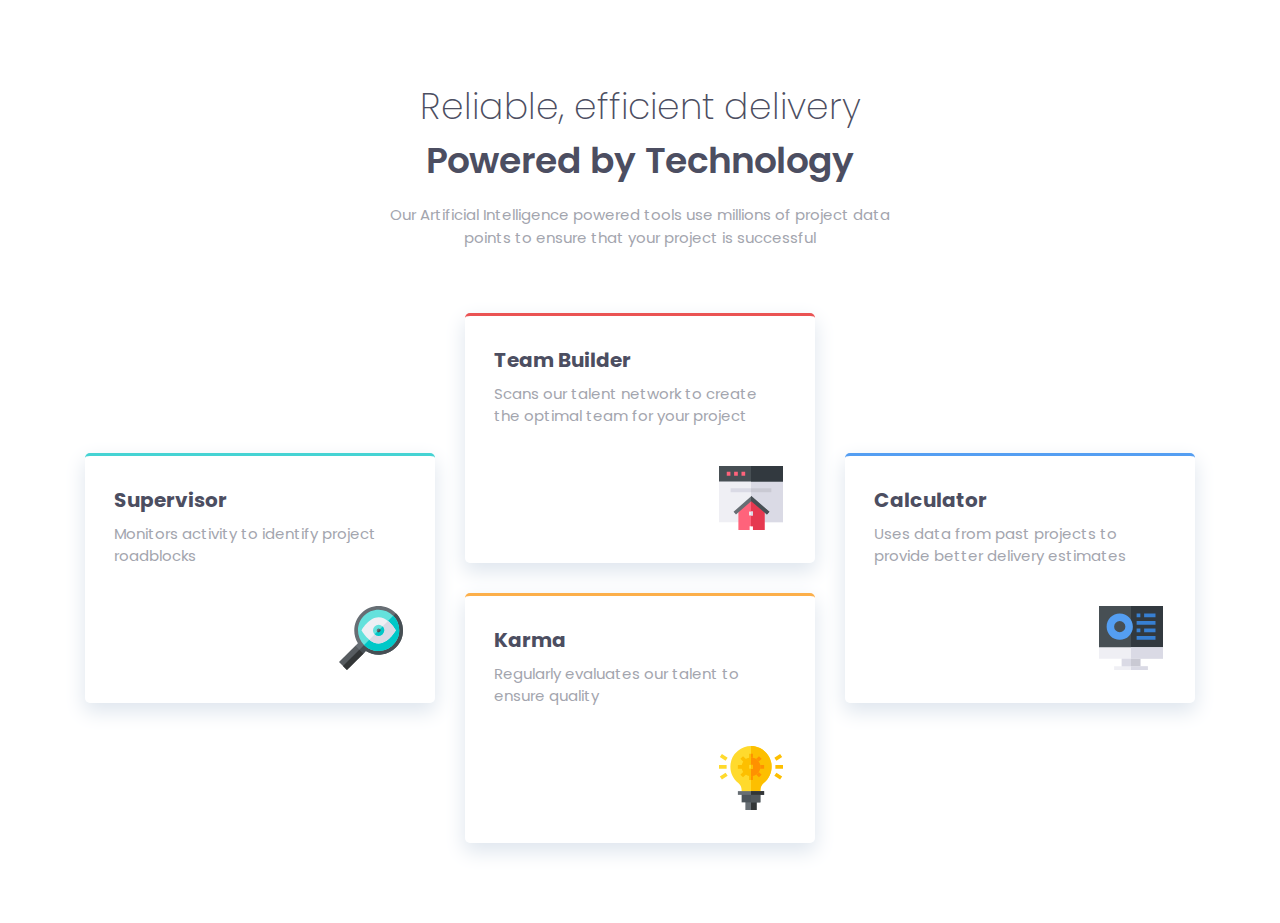
<file: index.html>
<!DOCTYPE html>
<html lang="en">
	<head>
		<meta charset="UTF-8" />
		<meta name="viewport" content="width=device-width, initial-scale=1.0" />
		<!-- displays site properly based on user's device -->

		<link rel="icon" type="image/png" sizes="32x32" href="./images/favicon-32x32.png" />
		<link rel="stylesheet" href="https://fonts.googleapis.com/css2?family=Poppins">
		<link rel="stylesheet" type="text/css" href="./styles/reset.css">
		<link rel="stylesheet" type="text/css" href="./styles/styles.css">
		<title>Frontend Mentor | Four card feature section</title>

		<!-- Feel free to remove these styles or customise in your own stylesheet 👍 -->
		<style>
			.attribution {
				font-size: 11px;
				text-align: center;
			}
			.attribution a {
				color: hsl(228, 45%, 44%);
			}
		</style>
	</head>
	<body>
		<main class="wrapper">
			<section class="hero container">
				<div class="heroTitle container">
					<h1 class="title01">Reliable, efficient delivery<br /><span>Powered by Technology</span></h1>
					<p>
						Our Artificial Intelligence powered tools use millions of project data<br class="mobileOnly">points to ensure that your project is successful
					</p>
				</div>
				<ul class="cardContainer container">
					<li class="card single-card cardSupervisor">
						<h3>Supervisor</h3>
						<p>Monitors activity to identify project roadblocks</p>
						<img class="cardIcon" src="./images/icon-supervisor.svg" alt="supervisor" />
					</li>
					<li class="card double-card cardTeamBuilder">
						<h3>Team Builder</h3>
						<p>Scans our talent network to create the optimal team for your project</p>
						<img class="cardIcon" src="./images/icon-team-builder.svg" alt="team builder" />
					</li>
					<li class="card double-card cardKarma">
						<h3>Karma</h3>
						<p>Regularly evaluates our talent to ensure quality</p>
						<img class="cardIcon" src="./images/icon-karma.svg" alt="karma" />
					</li>
					<li class="card single-card cardCalculator">
						<h3>Calculator</h3>
						<p>Uses data from past projects to provide better delivery estimates</p>
						<img class="cardIcon" src="./images/icon-calculator.svg" alt="calculator" />
					</li>
				</ul>
			</section>
		</main>
	</body>
</html>
</file>
<file: styles/styles.css>
:root {
	--primaryRed: hsl(0, 78%, 62%);
	--primaryCyan: hsl(180, 62%, 55%);
	--primaryOrange: hsl(34, 97%, 64%);
	--primaryBlue: hsl(212, 86%, 64%);
	--neautralDarkBlue: hsl(234, 12%, 34%);
	--neautralGrayishBlue: hsl(229, 6%, 66%);
	--neautralLightGrayishBlue: hsl(0, 0%, 98%);

	--mobile: 375px;
	--desktop: 1440px;
}

body {
	color: var(--neautralDarkBlue);
	font-size: 15px;
	font-family: 'Poppins', sans-serif;
	container-type: inline-size;
}

p {
	color: var(--neautralGrayishBlue);
}

.wrapper {
	display: block;
	margin: 0 auto;
	padding: 0 4rem;
	max-width: var(--desktop));
	container-type: inline-size;
}

.container {
	container-type: inline-size;
}

.hero {
	display: flex;
	min-height: 100vh;
	padding: 5rem 0;
	flex-direction: column;
}

.heroTitle {
	margin-bottom: 4rem;
	text-align: center;
}

.heroTitle .title01 {
	margin-bottom: 1rem;
	font-size: clamp(24px, 4vw, 36px);
	font-weight: 200;
}

.heroTitle .title01 span {
	font-weight: 600;
}

.cardContainer {
	display: grid;
	grid-template-columns: repeat(3, minMax(0, 350px));
	grid-template-rows: 1fr 1fr;
	gap: 30px;
	justify-content: center;
}

.card {
	position: relative;
	width: 100%;
	height: 250px;
	padding: 1.8rem;
	background-color: white;
	border-radius: 5px;
	box-shadow: 0px 8px 20px 1px #dfe6ee;
}

.card h3 {
	margin-bottom: 0.5rem;
	font-size: 20px;
}

.card .cardIcon {
	position: absolute;
	right: 2rem;
	bottom: 2.05rem;
}

.single-card {
	grid-column: 1 / 2;
	grid-row: 1 / span 2;
	align-self: center;
}

.double-card {
	grid-column: 2 / 2;
}

.single-card:last-child {
	grid-column: 3 / 4;
	grid-row: 1 / span 2;
}

.cardSupervisor {
	border-top: 3px solid var(--primaryCyan);
}
.cardTeamBuilder {
	border-top: 3px solid var(--primaryRed);
}
.cardKarma {
	border-top: 3px solid var(--primaryOrange);
}
.cardCalculator {
	border-top: 3px solid var(--primaryBlue);
}

.attribution {
	font-size: 11px;
	text-align: center;
}
.attribution a {
	color: hsl(228, 45%, 44%);
}

@container (max-width: 768px) {
	.heroTitle {
		margin-bottom: 5.4rem;
	}
	.mobileOnly {
		display: none;
	}
	.wrapper {
		padding: 0 2rem;
	}
}

@container (max-width: 730px) {
	.cardContainer {
		grid-template-columns: repeat(1, minMax(0, 350px));
		grid-template-rows: auto;
		gap: 23px;
	}
	.card {
		display: flex;
		height: auto;
		padding: 1.5rem;
		flex-direction: column;
	}
	.card p {
		font-size: clamp(13px, 2vw, 15px);
	}
	.single-card,
	.double-card,
	.single-card:last-child {
		grid-column: 1 / 2;
		grid-row: auto;
	}
	.card .cardIcon {
		display: flex;
		position: relative;
		right: 0;
		bottom: 0;
		margin-top: 2rem;
		align-self: flex-end;
	}
}
</file>
